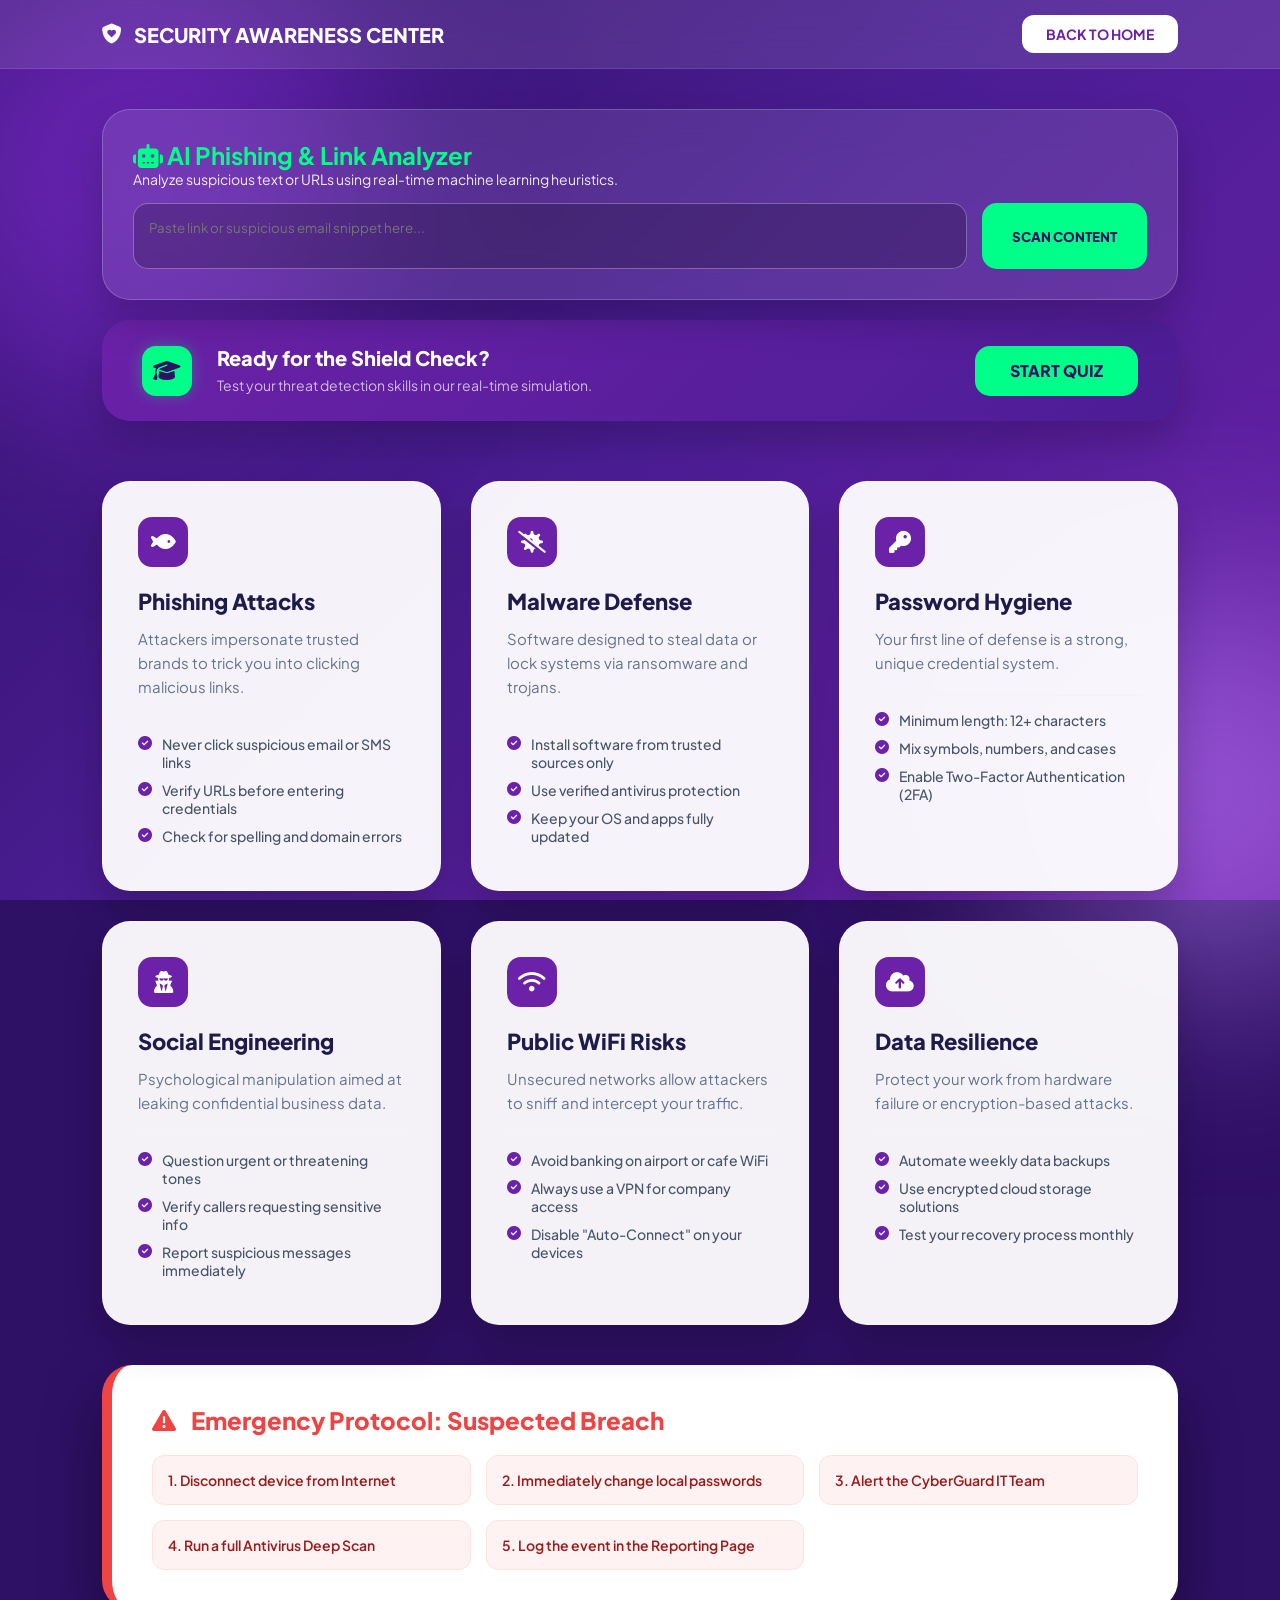
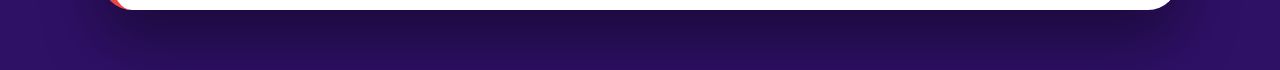
<file: cyber_incident_platform/templates/awareness.html>
<!DOCTYPE html>
<html lang="en">
<head>
    <meta charset="UTF-8">
    <meta name="viewport" content="width=device-width, initial-scale=1.0">
    <title>CYBERGUARD | Awareness Center</title>
    <link href="https://fonts.googleapis.com/css2?family=Plus+Jakarta+Sans:wght@300;400;500;600;700;800&display=swap" rel="stylesheet">
    <link rel="stylesheet" href="https://cdnjs.cloudflare.com/ajax/libs/font-awesome/6.4.0/css/all.min.css">
    
    <style>
        :root {
            --deep-purple: #2e1065;
            --mid-purple: #6b21a8;
            --bright-purple: #a855f7;
            --glass-white: rgba(255, 255, 255, 0.95);
            --text-dark: #1e1b4b;
            --neon-green: #00ff88;
        }

        * { margin:0; padding:0; box-sizing:border-box; font-family: 'Plus Jakarta Sans', sans-serif; }
        
        body { 
            background-color: var(--deep-purple); 
            min-height: 100vh;
            overflow-x: hidden;
            position: relative;
        }

        /* --- SHARED BACKGROUND --- */
        .bg-canvas {
            position: fixed;
            top: 0; left: 0; width: 100%; height: 100%;
            background: linear-gradient(135deg, #2e1065 0%, #4c1d95 50%, #6b21a8 100%);
            z-index: -2;
        }

        .orb {
            position: fixed;
            border-radius: 50%;
            filter: blur(100px);
            z-index: -1;
            opacity: 0.5;
            animation: drift 15s infinite alternate ease-in-out;
        }
        .orb-1 { width: 500px; height: 500px; background: #9333ea; top: -10%; left: -10%; }
        .orb-2 { width: 400px; height: 400px; background: #c084fc; bottom: -10%; right: -10%; animation-delay: -5s; }

        @keyframes drift {
            from { transform: translate(0, 0); }
            to { transform: translate(40px, 40px); }
        }

        /* --- HEADER --- */
        header {
            background: rgba(255, 255, 255, 0.1);
            backdrop-filter: blur(15px);
            padding: 15px 8%;
            display: flex;
            justify-content: space-between;
            align-items: center;
            border-bottom: 1px solid rgba(255, 255, 255, 0.1);
            position: sticky; top: 0; z-index: 100;
        }

        header h1 {
            color: white; font-size: 20px; font-weight: 800;
            display: flex; align-items: center; gap: 12px;
        }

        .btn-home {
            background: white; color: var(--mid-purple); border: none;
            padding: 10px 24px; border-radius: 12px; font-weight: 700;
            cursor: pointer; transition: 0.3s; text-decoration: none; font-size: 14px;
        }
        .btn-home:hover { background: var(--bright-purple); color: white; transform: translateY(-2px); }

        /* --- AI SCANNER (Integrated into Theme) --- */
        .scanner-section {
            padding: 40px 8% 0 8%;
        }

        .scanner-card {
            background: rgba(255, 255, 255, 0.1);
            backdrop-filter: blur(20px);
            border: 1px solid rgba(255, 255, 255, 0.2);
            padding: 30px;
            border-radius: 28px;
            color: white;
            box-shadow: 0 20px 40px rgba(0,0,0,0.2);
        }

        .scanner-box { display: flex; gap: 15px; margin-top: 15px; }

        textarea {
            flex: 1;
            background: rgba(0, 0, 0, 0.2);
            border: 1px solid rgba(255, 255, 255, 0.3);
            border-radius: 15px;
            padding: 15px;
            color: white;
            outline: none; resize: none;
        }

        .btn-scan {
            background: var(--neon-green);
            color: var(--deep-purple);
            border: none;
            padding: 0 30px;
            border-radius: 15px;
            font-weight: 800;
            cursor: pointer;
            transition: 0.3s;
        }

        #scanResult {
            margin-top: 15px; padding: 15px; border-radius: 12px;
            display: none; background: rgba(255,255,255,0.05);
            border-left: 5px solid var(--neon-green);
        }

        /* --- CARDS CONTAINER --- */
        .container {
            padding: 40px 8%;
            display: grid;
            grid-template-columns: repeat(auto-fit, minmax(320px, 1fr));
            gap: 30px;
        }

        .card {
            background: var(--glass-white);
            padding: 35px;
            border-radius: 28px;
            box-shadow: 0 20px 40px rgba(0,0,0,0.2);
            transition: 0.4s cubic-bezier(0.175, 0.885, 0.32, 1.275);
            border: 1px solid rgba(255,255,255,0.3);
            display: flex; flex-direction: column;
        }

        .card:hover { transform: translateY(-10px); box-shadow: 0 30px 60px rgba(0,0,0,0.3); }

        .card-icon {
            width: 50px; height: 50px; background: var(--mid-purple); color: white;
            border-radius: 14px; display: flex; align-items: center; justify-content: center;
            font-size: 22px; margin-bottom: 20px;
        }

        .card h2 { color: var(--text-dark); font-size: 22px; font-weight: 800; margin-bottom: 12px; }
        .card p { color: #64748b; line-height: 1.6; font-size: 15px; margin-bottom: 20px; }
        .card ul { list-style: none; border-top: 1px solid #f1f5f9; padding-top: 15px; }
        .card li { font-size: 14px; color: #475569; margin-bottom: 10px; display: flex; align-items: flex-start; gap: 10px; font-weight: 500; }
        .card li::before { content: "\f058"; font-family: "Font Awesome 6 Free"; font-weight: 900; color: var(--mid-purple); }

        /* --- EMERGENCY PROTOCOL BOX --- */
        .alert-container { padding: 0 8% 60px 8%; }
        .alert {
            background: #fff; padding: 40px; border-radius: 30px;
            border-left: 10px solid #ef4444; box-shadow: 0 30px 60px rgba(0,0,0,0.4);
            display: flex; flex-direction: column; gap: 20px;
        }
        .alert h3 { color: #ef4444; font-size: 24px; font-weight: 800; display: flex; align-items: center; gap: 15px; }
        .alert ul { display: grid; grid-template-columns: repeat(auto-fit, minmax(250px, 1fr)); gap: 15px; list-style: none; }
        .alert li { background: #fef2f2; padding: 15px; border-radius: 12px; font-weight: 600; color: #991b1b; font-size: 14px; border: 1px solid #fee2e2; }

    </style>
</head>

<body>

    <div class="bg-canvas"></div>
    <div class="orb orb-1"></div>
    <div class="orb orb-2"></div>

    <header>
        <h1><i class="fas fa-shield-heart"></i> SECURITY AWARENESS CENTER</h1>
        <a href="/" class="btn-home">BACK TO HOME</a>
    </header>

    <div class="scanner-section">
        <div class="scanner-card">
            <h2 style="color: var(--neon-green); font-size: 24px;"><i class="fas fa-robot"></i> AI Phishing & Link Analyzer</h2>
            <p style="font-size: 14px; opacity: 0.9;">Analyze suspicious text or URLs using real-time machine learning heuristics.</p>
            <div class="scanner-box">
                <textarea id="scanInput" rows="2" placeholder="Paste link or suspicious email snippet here..."></textarea>
                <button class="btn-scan" onclick="analyzeThreat()">SCAN CONTENT</button>
            </div>
            <div id="scanResult">
                <p id="resultBody" style="font-size: 14px;"></p>
            </div>
        </div>
    </div>
    <div class="alert-container" style="padding-top: 20px; padding-bottom: 20px;">
    <div class="card" style="flex-direction: row; align-items: center; justify-content: space-between; background: linear-gradient(135deg, #6b21a8, #4c1d95); border: none; padding: 25px 40px;">
        <div style="display: flex; align-items: center; gap: 25px;">
            <div class="card-icon" style="background: var(--neon-green); color: var(--deep-purple); margin-bottom: 0; box-shadow: 0 0 15px rgba(0, 255, 136, 0.3);">
                <i class="fas fa-graduation-cap"></i>
            </div>
            <div>
                <h2 style="color: white; margin-bottom: 4px; font-size: 20px;">Ready for the Shield Check?</h2>
                <p style="color: rgba(255,255,255,0.7); margin-bottom: 0; font-size: 14px;">Test your threat detection skills in our real-time simulation.</p>
            </div>
        </div>
        <a href="/quiz" class="btn-scan" style="text-decoration: none; display: flex; align-items: center; height: 50px; padding: 0 35px;">START QUIZ</a>
    </div>
</div>

    <div class="container">

        <div class="card">
            <div class="card-icon"><i class="fas fa-fish"></i></div>
            <h2>Phishing Attacks</h2>
            <p>Attackers impersonate trusted brands to trick you into clicking malicious links.</p>
            <ul>
                <li>Never click suspicious email or SMS links</li>
                <li>Verify URLs before entering credentials</li>
                <li>Check for spelling and domain errors</li>
            </ul>
        </div>

        <div class="card">
            <div class="card-icon"><i class="fas fa-virus-slash"></i></div>
            <h2>Malware Defense</h2>
            <p>Software designed to steal data or lock systems via ransomware and trojans.</p>
            <ul>
                <li>Install software from trusted sources only</li>
                <li>Use verified antivirus protection</li>
                <li>Keep your OS and apps fully updated</li>
            </ul>
        </div>

        <div class="card">
            <div class="card-icon"><i class="fas fa-key"></i></div>
            <h2>Password Hygiene</h2>
            <p>Your first line of defense is a strong, unique credential system.</p>
            <ul>
                <li>Minimum length: 12+ characters</li>
                <li>Mix symbols, numbers, and cases</li>
                <li>Enable Two-Factor Authentication (2FA)</li>
            </ul>
        </div>

        <div class="card">
            <div class="card-icon"><i class="fas fa-user-secret"></i></div>
            <h2>Social Engineering</h2>
            <p>Psychological manipulation aimed at leaking confidential business data.</p>
            <ul>
                <li>Question urgent or threatening tones</li>
                <li>Verify callers requesting sensitive info</li>
                <li>Report suspicious messages immediately</li>
            </ul>
        </div>

        <div class="card">
            <div class="card-icon"><i class="fas fa-wifi"></i></div>
            <h2>Public WiFi Risks</h2>
            <p>Unsecured networks allow attackers to sniff and intercept your traffic.</p>
            <ul>
                <li>Avoid banking on airport or cafe WiFi</li>
                <li>Always use a VPN for company access</li>
                <li>Disable "Auto-Connect" on your devices</li>
            </ul>
        </div>

        <div class="card">
            <div class="card-icon"><i class="fas fa-cloud-arrow-up"></i></div>
            <h2>Data Resilience</h2>
            <p>Protect your work from hardware failure or encryption-based attacks.</p>
            <ul>
                <li>Automate weekly data backups</li>
                <li>Use encrypted cloud storage solutions</li>
                <li>Test your recovery process monthly</li>
            </ul>
        </div>

    </div>

    <div class="alert-container">
        <div class="alert">
            <h3><i class="fas fa-triangle-exclamation"></i> Emergency Protocol: Suspected Breach</h3>
            <ul>
                <li>1. Disconnect device from Internet</li>
                <li>2. Immediately change local passwords</li>
                <li>3. Alert the CyberGuard IT Team</li>
                <li>4. Run a full Antivirus Deep Scan</li>
                <li>5. Log the event in the Reporting Page</li>
            </ul>
        </div>
    </div>

    <script>
        async function analyzeThreat() {
            const input = document.getElementById('scanInput').value;
            const resultBox = document.getElementById('scanResult');
            const resultBody = document.getElementById('resultBody');

            if (!input) return alert("Please enter content to scan.");

            resultBox.style.display = "block";
            resultBody.innerText = "Heuristic scan in progress...";

            try {
                const response = await fetch('/api/detect_phishing', {
                    method: 'POST',
                    headers: {'Content-Type': 'application/json'},
                    body: JSON.stringify({ content: input })
                });
                const data = await response.json();
                resultBody.innerText = data.analysis;
                resultBox.style.borderLeftColor = data.analysis.toUpperCase().includes("MALICIOUS") ? "#ef4444" : "#00ff88";
            } catch (e) {
                resultBody.innerText = "AI Service unreachable.";
            }
        }
    </script>
</body>
</html>
</file>
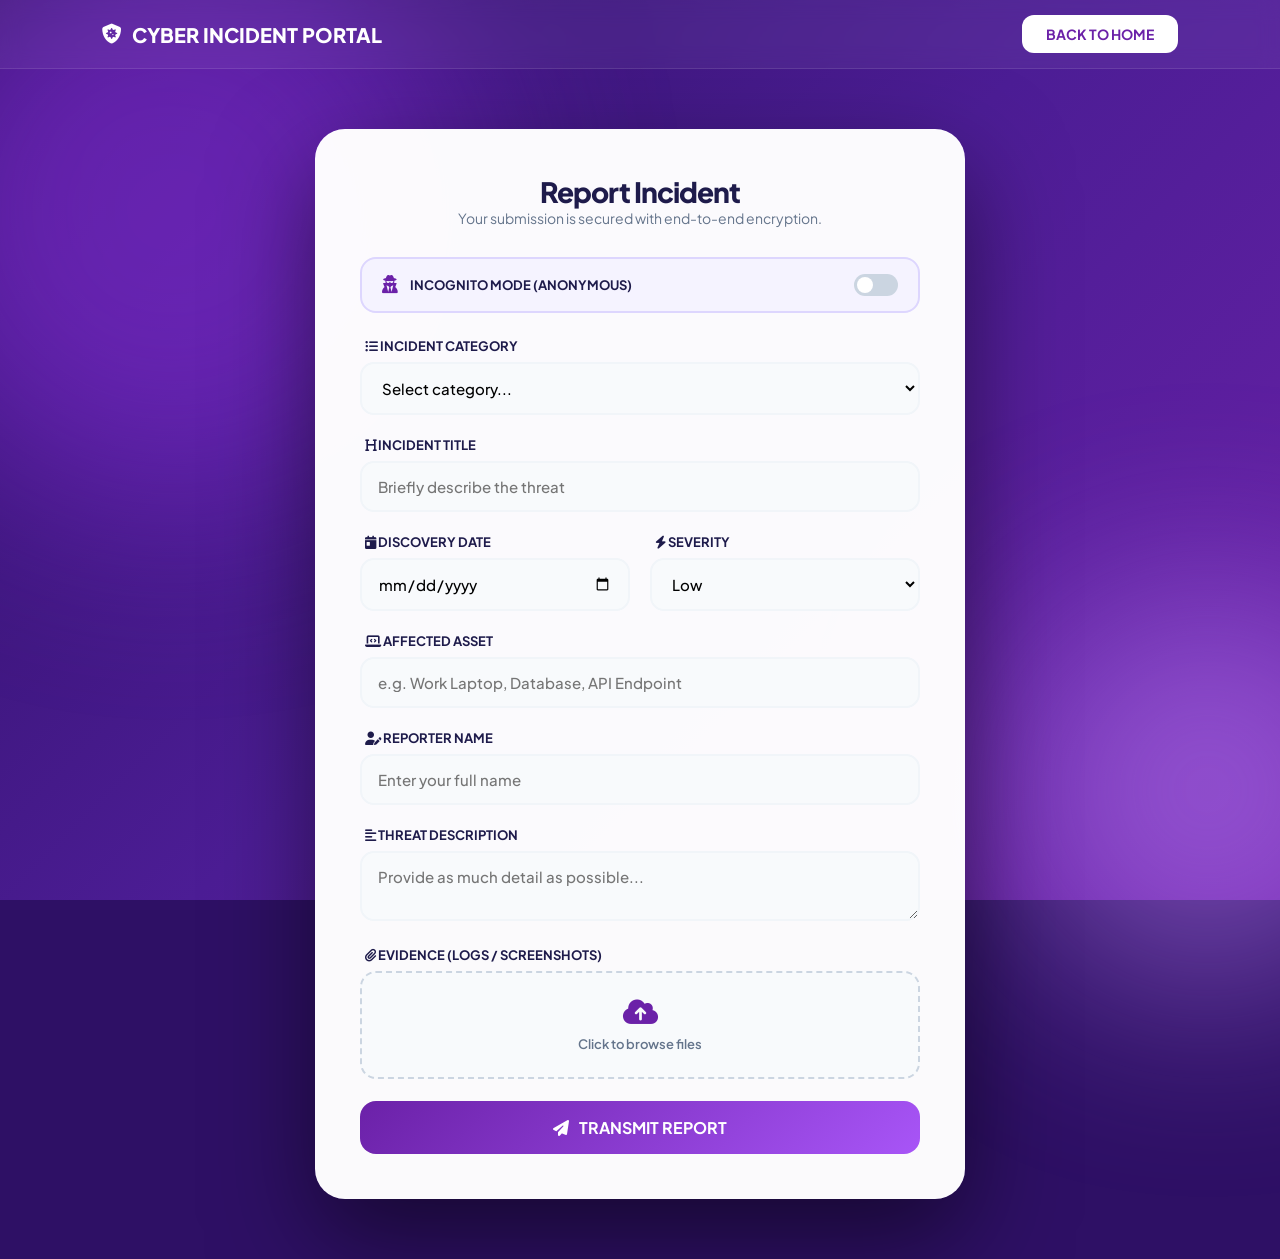
<file: cyber_incident_platform/templates/report.html>
<!DOCTYPE html>
<html lang="en">
<head>
    <meta charset="UTF-8">
    <meta name="viewport" content="width=device-width, initial-scale=1.0">
    <title>Report Cyber Incident | Secure Portal</title>
    <link href="https://fonts.googleapis.com/css2?family=Plus+Jakarta+Sans:wght@300;400;500;600;700;800&display=swap" rel="stylesheet">
    <link rel="stylesheet" href="https://cdnjs.cloudflare.com/ajax/libs/font-awesome/6.4.0/css/all.min.css">
    
    <style>
        :root {
            --deep-purple: #2e1065;
            --mid-purple: #6b21a8;
            --bright-purple: #a855f7;
            --white: #ffffff;
            --text-dark: #1e1b4b;
            --text-muted: #64748b;
            --neon-green: #00ff88;
        }

        * { margin:0; padding:0; box-sizing:border-box; font-family: 'Plus Jakarta Sans', sans-serif; }

        body {
            background-color: var(--deep-purple);
            min-height: 100vh;
            overflow-x: hidden;
            position: relative;
        }

        /* --- BACKGROUND --- */
        .bg-canvas {
            position: fixed;
            top: 0; left: 0; width: 100%; height: 100%;
            background: linear-gradient(135deg, #2e1065 0%, #4c1d95 50%, #6b21a8 100%);
            z-index: -2;
        }

        .orb {
            position: fixed;
            border-radius: 50%;
            filter: blur(100px);
            z-index: -1;
            opacity: 0.5;
            animation: drift 15s infinite alternate ease-in-out;
        }
        .orb-1 { width: 600px; height: 600px; background: #9333ea; top: -10%; left: -10%; }
        .orb-2 { width: 400px; height: 400px; background: #c084fc; bottom: -10%; right: -10%; animation-delay: -5s; }

        @keyframes drift {
            from { transform: translate(0, 0); }
            to { transform: translate(50px, 50px); }
        }

        header {
            background: rgba(255, 255, 255, 0.05);
            backdrop-filter: blur(10px);
            padding: 15px 8%;
            display: flex;
            justify-content: space-between;
            align-items: center;
            border-bottom: 1px solid rgba(255, 255, 255, 0.1);
            position: sticky; top: 0; z-index: 100;
        }

        header h1 {
            color: white; font-size: 20px; font-weight: 800;
            display: flex; align-items: center; gap: 10px;
        }

        .home-btn {
            background: var(--white); color: var(--mid-purple); border: none;
            padding: 10px 24px; border-radius: 12px; font-weight: 700;
            cursor: pointer; transition: 0.3s; text-decoration: none; font-size: 14px;
        }
        .home-btn:hover { background: var(--bright-purple); color: white; transform: translateY(-2px); }

        /* --- FORM --- */
        .container { display: flex; justify-content: center; padding: 60px 20px; }

        .form-card {
            background: rgba(255, 255, 255, 0.98);
            width: 100%; max-width: 650px;
            padding: 45px;
            border-radius: 30px;
            box-shadow: 0 40px 100px rgba(0, 0, 0, 0.5);
            animation: slideUp 0.8s cubic-bezier(0.16, 1, 0.3, 1);
        }

        @keyframes slideUp {
            from { opacity: 0; transform: translateY(40px); }
            to { opacity: 1; transform: translateY(0); }
        }

        .input-group { margin-bottom: 22px; }
        .input-group label {
            display: block; font-weight: 700; font-size: 13px;
            color: var(--text-dark); text-transform: uppercase;
            margin-bottom: 8px; margin-left: 5px;
        }

        .input-group input, .input-group select, .input-group textarea {
            width: 100%; padding: 14px 16px; border-radius: 14px;
            border: 2px solid #f1f5f9; background: #f8fafc;
            font-size: 15px; font-weight: 500; outline: none; transition: 0.3s;
        }

        .input-group input:focus, .input-group select:focus, .input-group textarea:focus {
            border-color: var(--mid-purple); background: white;
            box-shadow: 0 0 0 4px rgba(107, 33, 168, 0.1);
        }

        /* --- NEW: TOGGLE SWITCH --- */
        .switch-container {
            background: #f5f3ff; padding: 15px 20px; border-radius: 16px;
            display: flex; justify-content: space-between; align-items: center;
            border: 2px solid #ddd6fe; margin-bottom: 25px;
        }

        .switch { position: relative; display: inline-block; width: 44px; height: 22px; }
        .switch input { opacity: 0; width: 0; height: 0; }
        .slider {
            position: absolute; cursor: pointer; top: 0; left: 0; right: 0; bottom: 0;
            background-color: #cbd5e1; transition: .4s; border-radius: 34px;
        }
        .slider:before {
            position: absolute; content: ""; height: 16px; width: 16px; left: 3px; bottom: 3px;
            background-color: white; transition: .4s; border-radius: 50%;
        }
        input:checked + .slider { background-color: var(--mid-purple); }
        input:checked + .slider:before { transform: translateX(22px); }

        /* --- NEW: UPLOAD AREA --- */
        .upload-area {
            border: 2px dashed #cbd5e1; padding: 25px; border-radius: 16px;
            text-align: center; cursor: pointer; transition: 0.3s; background: #f8fafc;
        }
        .upload-area:hover { border-color: var(--mid-purple); background: #f5f3ff; }

        .submit-btn {
            width: 100%; padding: 16px; border: none; border-radius: 16px;
            background: linear-gradient(135deg, var(--mid-purple), var(--bright-purple));
            color: white; font-size: 16px; font-weight: 700;
            cursor: pointer; transition: 0.4s; display: flex; align-items: center; justify-content: center; gap: 10px;
        }
        .submit-btn:hover { transform: translateY(-3px); filter: brightness(1.1); }

    </style>
</head>

<body>

<div class="bg-canvas"></div>
<div class="orb orb-1"></div>
<div class="orb orb-2"></div>

<header>
    <h1><i class="fas fa-shield-virus"></i> CYBER INCIDENT PORTAL</h1>
    <a href="/" class="home-btn">BACK TO HOME</a>
</header>

<div class="container">
    <div class="form-card">
        <h2 style="text-align: center; color: var(--text-dark); font-weight: 800; font-size: 28px; letter-spacing: -1px;">Report Incident</h2>
        <p style="text-align: center; color: var(--text-muted); font-size: 14px; margin-bottom: 30px;">Your submission is secured with end-to-end encryption.</p>

        <form method="POST" action="/report" enctype="multipart/form-data">

            <div class="switch-container">
                <div style="display: flex; align-items: center; gap: 12px;">
                    <i class="fas fa-user-secret" style="color: var(--mid-purple); font-size: 18px;"></i>
                    <span style="font-weight: 700; font-size: 13px; color: var(--text-dark); text-transform: uppercase;">Incognito Mode (Anonymous)</span>
                </div>
                <label class="switch">
                    <input type="checkbox" name="anonymous" id="anonToggle" onchange="toggleReporterField()">
                    <span class="slider"></span>
                </label>
            </div>

            <div class="input-group">
                <label><i class="fas fa-list-ul"></i> Incident Category</label>
                <select name="incident_type" required>
                    <option value="" disabled selected>Select category...</option>
                    <option>Phishing Attack</option>
                    <option>Malware / Virus</option>
                    <option>Ransomware</option>
                    <option>Data Leak</option>
                    <option>Unauthorized Access</option>
                    <option>Social Engineering</option>
                </select>
            </div>

            <div class="input-group">
                <label><i class="fas fa-heading"></i> Incident Title</label>
                <input type="text" name="title" placeholder="Briefly describe the threat" required>
            </div>

            <div style="display: grid; grid-template-columns: 1fr 1fr; gap: 20px;">
                <div class="input-group">
                    <label><i class="fas fa-calendar-day"></i> Discovery Date</label>
                    <input type="date" name="incident_date" required>
                </div>
                <div class="input-group">
                    <label><i class="fas fa-bolt"></i> Severity</label>
                    <select name="severity" required>
                        <option>Low</option>
                        <option>Medium</option>
                        <option>High</option>
                        <option>Critical</option>
                    </select>
                </div>
            </div>

            <div class="input-group">
                <label><i class="fas fa-laptop-code"></i> Affected Asset</label>
                <input type="text" name="affected_system" placeholder="e.g. Work Laptop, Database, API Endpoint">
            </div>

            <div class="input-group" id="reporterFieldGroup">
                <label><i class="fas fa-user-edit"></i> Reporter Name</label>
                <input type="text" name="reporter" id="reporterInput" placeholder="Enter your full name">
            </div>

            <div class="input-group">
                <label><i class="fas fa-align-left"></i> Threat Description</label>
                <textarea name="description" placeholder="Provide as much detail as possible..." required></textarea>
            </div>

            <div class="input-group">
                <label><i class="fas fa-paperclip"></i> Evidence (Logs / Screenshots)</label>
                <div class="upload-area" onclick="document.getElementById('evidenceInput').click()">
                    <input type="file" name="evidence" id="evidenceInput" style="display: none;" onchange="updateFileName()">
                    <i class="fas fa-cloud-upload-alt" style="font-size: 28px; color: var(--mid-purple); margin-bottom: 10px;"></i>
                    <p id="fileLabel" style="font-size: 13px; color: var(--text-muted); font-weight: 600;">Click to browse files</p>
                </div>
            </div>

            <button type="submit" class="submit-btn">
                <i class="fas fa-paper-plane"></i> TRANSMIT REPORT
            </button>

        </form>
    </div>
</div>

<script>
    function toggleReporterField() {
        const isAnon = document.getElementById('anonToggle').checked;
        const reporterField = document.getElementById('reporterFieldGroup');
        const reporterInput = document.getElementById('reporterInput');
        
        if (isAnon) {
            reporterField.style.display = 'none';
            reporterInput.value = "Anonymous"; // Sets value for DB processing
        } else {
            reporterField.style.display = 'block';
            reporterInput.value = ""; 
        }
    }

    function updateFileName() {
        const input = document.getElementById('evidenceInput');
        const label = document.getElementById('fileLabel');
        if (input.files.length > 0) {
            label.innerText = "File Selected: " + input.files[0].name;
            label.style.color = "var(--mid-purple)";
        }
    }
</script>

</body>
</html>
</file>
